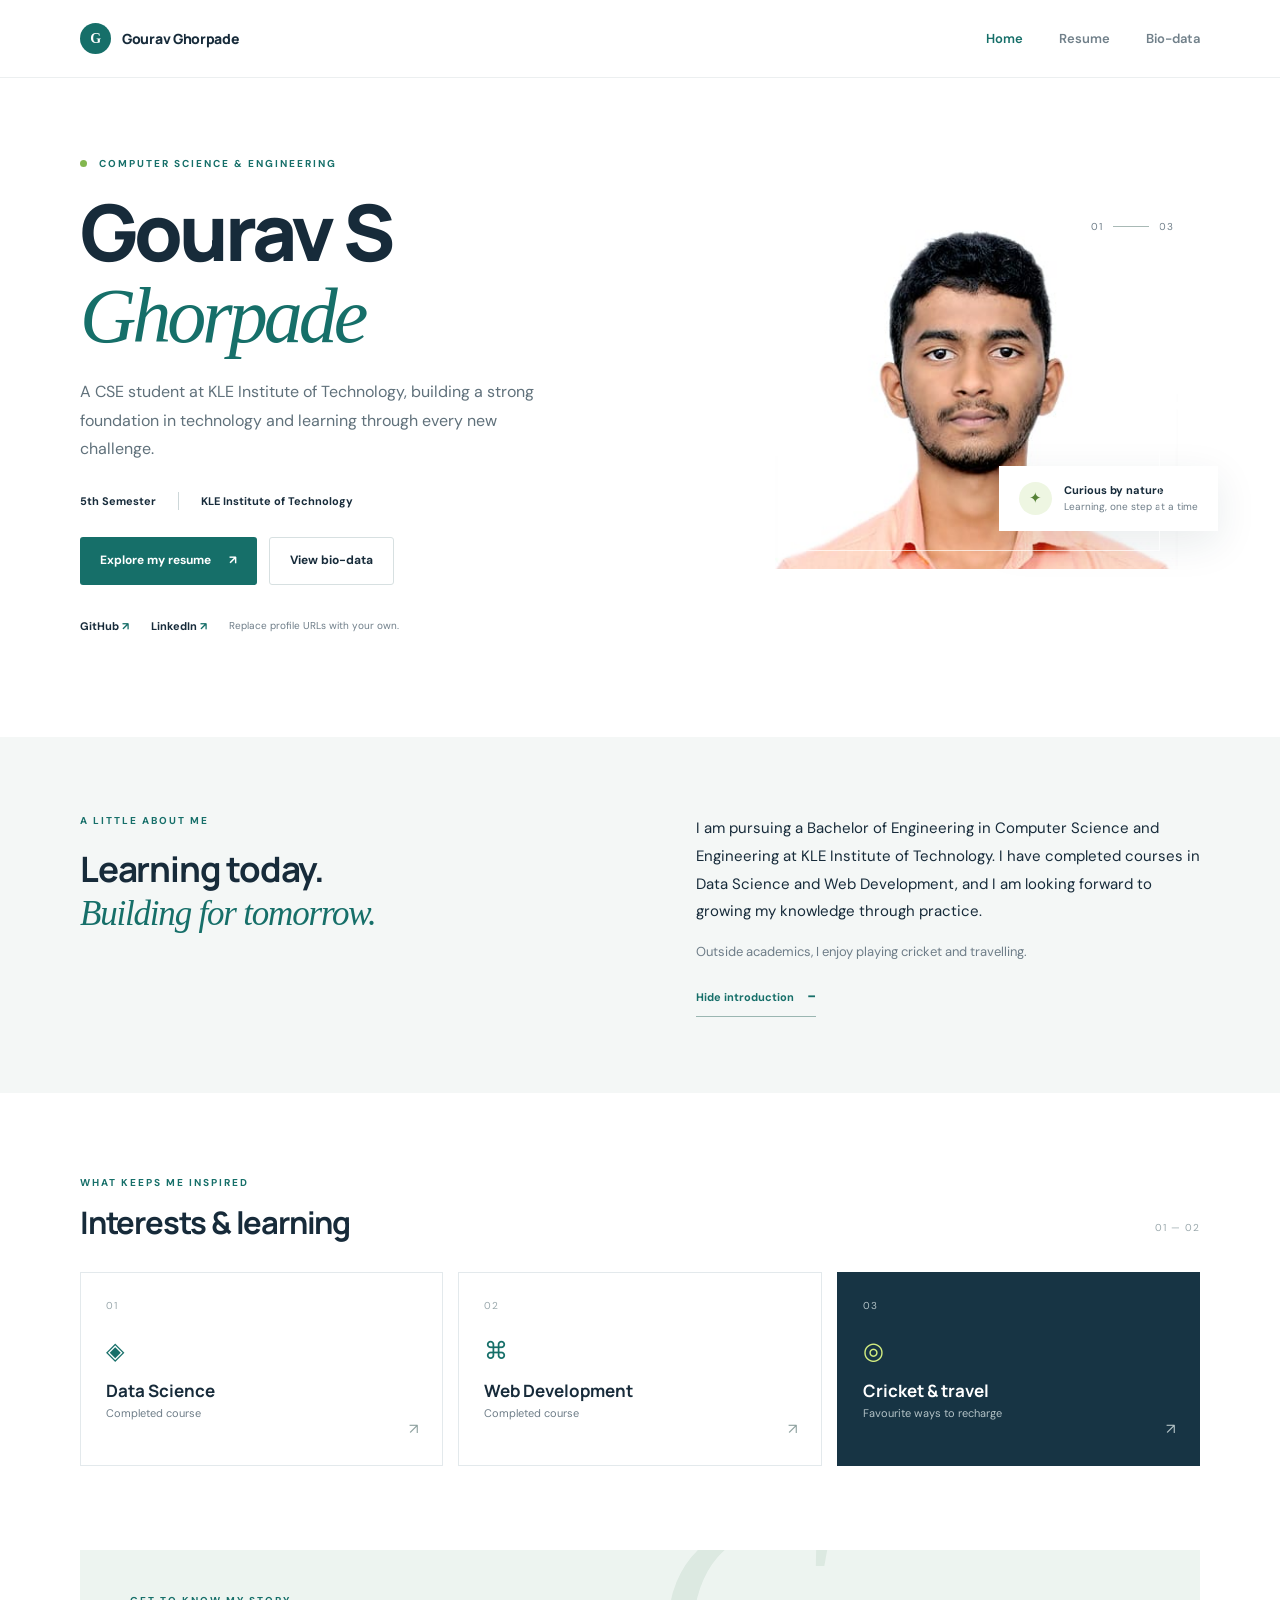
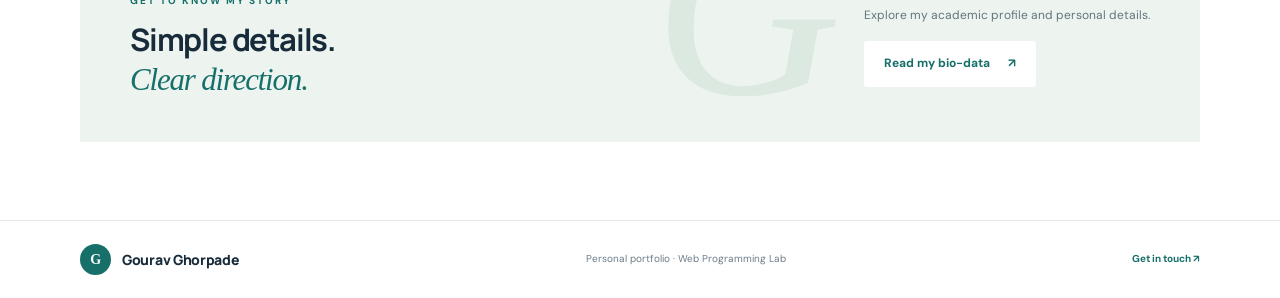
<file: index.html>
<!DOCTYPE html>
<html lang="en">
<head>
  <meta charset="UTF-8"><meta name="viewport" content="width=device-width, initial-scale=1">
  <meta name="description" content="Portfolio of Gourav S Ghorpade, a Computer Science and Engineering student at KLE Institute of Technology.">
  <title>Gourav S Ghorpade | Portfolio</title>
  <link rel="preconnect" href="https://fonts.googleapis.com"><link rel="preconnect" href="https://fonts.gstatic.com" crossorigin>
  <link href="https://fonts.googleapis.com/css2?family=DM+Sans:wght@400;500;600;700&family=Manrope:wght@500;600;700;800&display=swap" rel="stylesheet">
  <link rel="stylesheet" href="css/style.css">
</head>
<body>
  <header class="site-header"><nav class="nav wrap" aria-label="Main navigation"><a class="brand" href="index.html"><span class="brand-mark">G</span> Gourav Ghorpade</a>
    <button class="menu-toggle" aria-expanded="false" aria-controls="nav-links" aria-label="Toggle navigation"><span></span><span></span><span></span></button>
    <div class="nav-links" id="nav-links"><a class="active" href="index.html">Home</a><a href="resume.html">Resume</a><a href="biodata.html">Bio-data</a></div>
  </nav></header>
  <main>
    <section class="hero wrap"><div class="hero-copy reveal"><p class="eyebrow"><span class="status-dot"></span> COMPUTER SCIENCE &amp; ENGINEERING</p><h1>Gourav S<br><span>Ghorpade</span></h1><p class="hero-lead">A CSE student at KLE Institute of Technology, building a strong foundation in technology and learning through every new challenge.</p><div class="hero-meta"><span>5th Semester</span><span>KLE Institute of Technology</span></div><div class="button-row"><a class="button button-primary" href="resume.html">Explore my resume <span aria-hidden="true">↗</span></a><a class="button button-outline" href="biodata.html">View bio-data</a></div><div class="social-links"><a href="https://github.com/your-username" target="_blank" rel="noopener noreferrer">GitHub <span>↗</span></a><a href="https://www.linkedin.com/in/your-profile/" target="_blank" rel="noopener noreferrer">LinkedIn <span>↗</span></a><small>Replace profile URLs with your own.</small></div></div>
      <div class="hero-visual reveal"><div class="portrait-frame"><img src="images/gourav-ghorpade.jpg" alt="Portrait of Gourav S Ghorpade" loading="eager"></div><div class="floating-note"><span class="note-icon">✦</span><div><strong>Curious by nature</strong><small>Learning, one step at a time</small></div></div><div class="visual-index">01 <span></span> 03</div></div></section>
    <section class="intro-section"><div class="wrap intro-grid"><div><p class="eyebrow">A LITTLE ABOUT ME</p><h2>Learning today.<br><span>Building for tomorrow.</span></h2></div><div class="intro-content"><div id="intro-copy"><p class="body-large">I am pursuing a Bachelor of Engineering in Computer Science and Engineering at KLE Institute of Technology. I have completed courses in Data Science and Web Development, and I am looking forward to growing my knowledge through practice.</p><p class="muted">Outside academics, I enjoy playing cricket and travelling.</p></div><button class="text-button" id="intro-toggle" aria-expanded="true">Hide introduction <span>−</span></button></div></div></section>
    <section class="focus-section wrap"><div class="section-heading"><div><p class="eyebrow">WHAT KEEPS ME INSPIRED</p><h2>Interests &amp; learning</h2></div><span class="section-count">01 — 02</span></div><div class="interest-grid"><article class="interest-card reveal"><div class="interest-number">01</div><div class="interest-icon">◈</div><h3>Data Science</h3><p>Completed course</p><span class="card-arrow">↗</span></article><article class="interest-card reveal"><div class="interest-number">02</div><div class="interest-icon">⌘</div><h3>Web Development</h3><p>Completed course</p><span class="card-arrow">↗</span></article><article class="interest-card interest-card-dark reveal"><div class="interest-number">03</div><div class="interest-icon">◎</div><h3>Cricket &amp; travel</h3><p>Favourite ways to recharge</p><span class="card-arrow">↗</span></article></div></section>
    <section class="cta-section wrap"><div class="cta-panel"><div><p class="eyebrow">GET TO KNOW MY STORY</p><h2>Simple details.<br><span>Clear direction.</span></h2></div><div class="cta-actions"><p>Explore my academic profile and personal details.</p><a class="button button-light" href="biodata.html">Read my bio-data <span>↗</span></a></div><div class="cta-orbit" aria-hidden="true">G</div></div></section>
  </main>
  <footer class="site-footer"><div class="wrap footer-inner"><a class="brand" href="index.html"><span class="brand-mark">G</span> Gourav Ghorpade</a><p>Personal portfolio · Web Programming Lab</p><a href="mailto:gouravghorpade17@gmail.com">Get in touch ↗</a></div></footer>
  <script src="https://code.jquery.com/jquery-3.7.1.min.js" integrity="sha256-/JqT3SQfawRcv/BIHPThkBvs0OEvtFFmqPF/lYI/Cxo=" crossorigin="anonymous"></script><script src="js/script.js"></script>
</body></html>
</file>
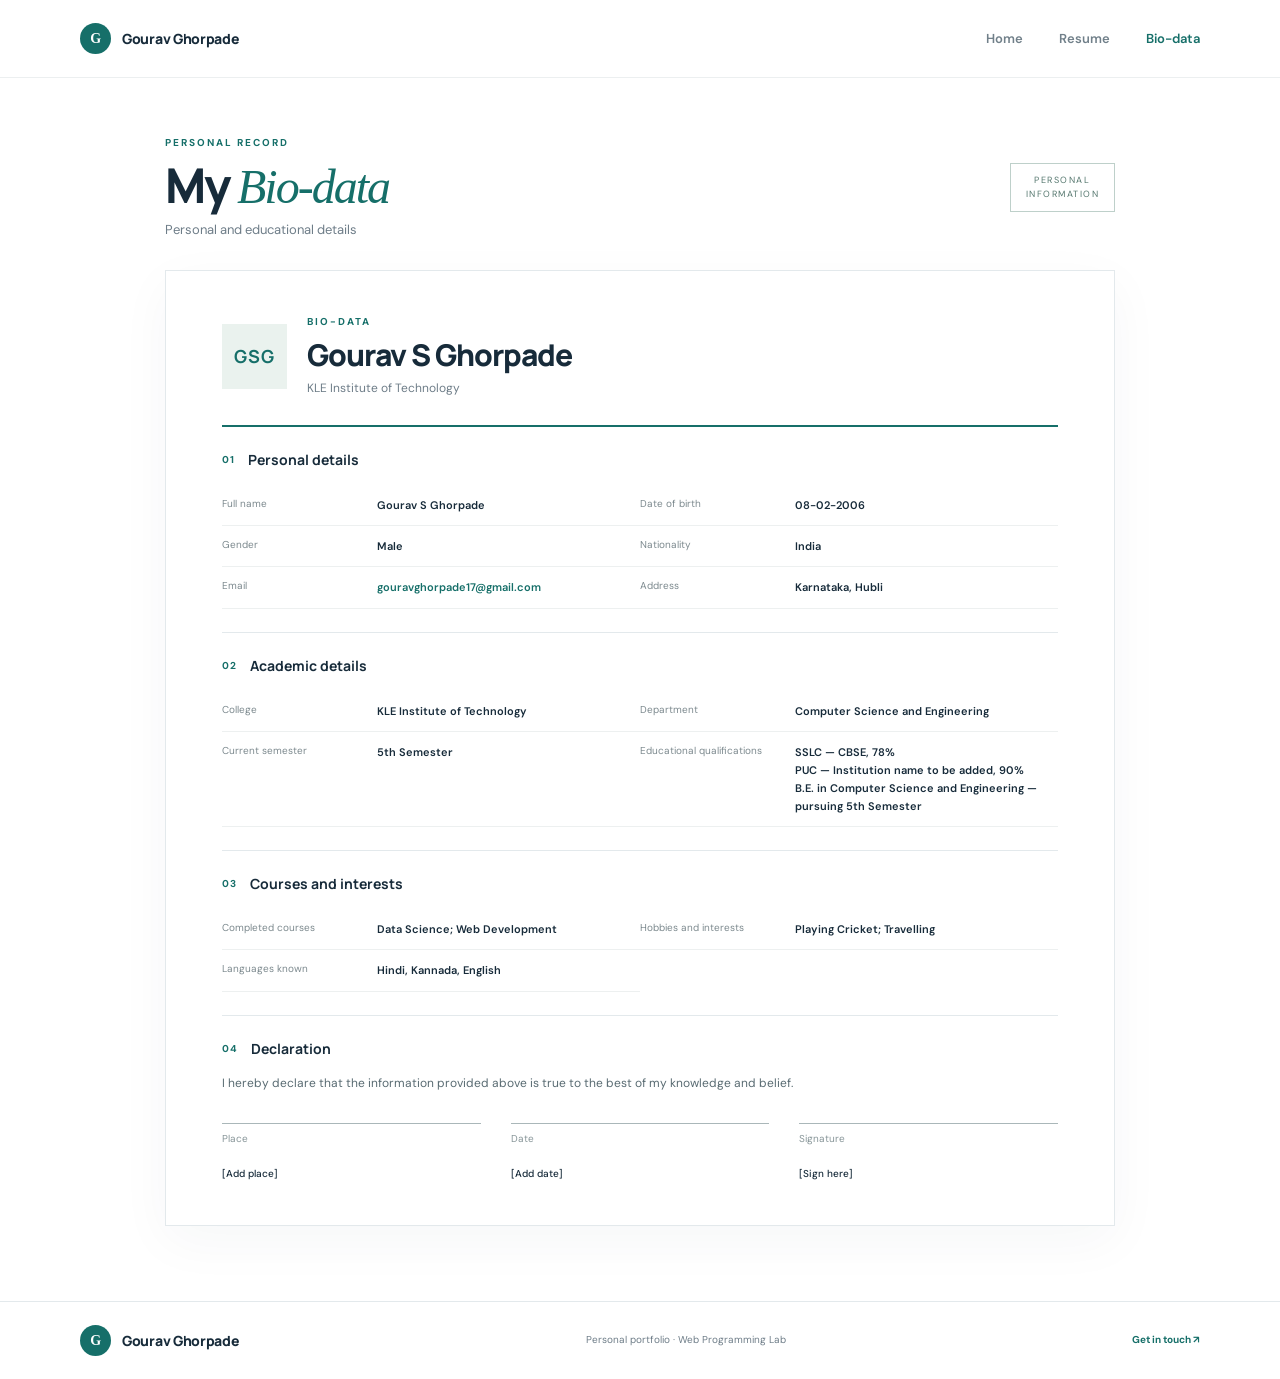
<file: biodata.html>
<!DOCTYPE html>
<html lang="en"><head><meta charset="UTF-8"><meta name="viewport" content="width=device-width, initial-scale=1"><meta name="description" content="Bio-data of Gourav S Ghorpade."><title>Bio-data | Gourav S Ghorpade</title><link rel="preconnect" href="https://fonts.googleapis.com"><link rel="preconnect" href="https://fonts.gstatic.com" crossorigin><link href="https://fonts.googleapis.com/css2?family=DM+Sans:wght@400;500;600;700&family=Manrope:wght@500;600;700;800&display=swap" rel="stylesheet"><link rel="stylesheet" href="css/style.css"></head>
<body><header class="site-header"><nav class="nav wrap" aria-label="Main navigation"><a class="brand" href="index.html"><span class="brand-mark">G</span> Gourav Ghorpade</a><button class="menu-toggle" aria-expanded="false" aria-controls="nav-links" aria-label="Toggle navigation"><span></span><span></span><span></span></button><div class="nav-links" id="nav-links"><a href="index.html">Home</a><a href="resume.html">Resume</a><a class="active" href="biodata.html">Bio-data</a></div></nav></header>
<main class="document-page wrap biodata-page"><div class="document-top"><div><p class="eyebrow">PERSONAL RECORD</p><h1>My <span>Bio-data</span></h1><p class="muted">Personal and educational details</p></div><div class="doc-stamp">PERSONAL<br>INFORMATION</div></div>
<article class="resume-sheet biodata-sheet"><header class="biodata-title"><div class="monogram">GSG</div><div><p class="eyebrow">BIO-DATA</p><h2>Gourav S Ghorpade</h2><p>KLE Institute of Technology</p></div></header>
<section class="resume-section"><h3><span>01</span> Personal details</h3><dl class="bio-list"><div><dt>Full name</dt><dd>Gourav S Ghorpade</dd></div><div><dt>Date of birth</dt><dd>08-02-2006</dd></div><div><dt>Gender</dt><dd>Male</dd></div><div><dt>Nationality</dt><dd>India</dd></div><div><dt>Email</dt><dd><a href="mailto:gouravghorpade17@gmail.com">gouravghorpade17@gmail.com</a></dd></div><div><dt>Address</dt><dd>Karnataka, Hubli</dd></div></dl></section>
<section class="resume-section"><h3><span>02</span> Academic details</h3><dl class="bio-list"><div><dt>College</dt><dd>KLE Institute of Technology</dd></div><div><dt>Department</dt><dd>Computer Science and Engineering</dd></div><div><dt>Current semester</dt><dd>5th Semester</dd></div><div><dt>Educational qualifications</dt><dd>SSLC — CBSE, 78%<br>PUC — Institution name to be added, 90%<br>B.E. in Computer Science and Engineering — pursuing 5th Semester</dd></div></dl></section>
<section class="resume-section"><h3><span>03</span> Courses and interests</h3><dl class="bio-list"><div><dt>Completed courses</dt><dd>Data Science; Web Development</dd></div><div><dt>Hobbies and interests</dt><dd>Playing Cricket; Travelling</dd></div><div><dt>Languages known</dt><dd>Hindi, Kannada, English</dd></div></dl></section>
<section class="resume-section declaration"><h3><span>04</span> Declaration</h3><p>I hereby declare that the information provided above is true to the best of my knowledge and belief.</p><div class="signature-grid"><div><span>Place</span><strong>[Add place]</strong></div><div><span>Date</span><strong>[Add date]</strong></div><div class="signature"><span>Signature</span><strong>[Sign here]</strong></div></div></section>
</article></main><footer class="site-footer"><div class="wrap footer-inner"><a class="brand" href="index.html"><span class="brand-mark">G</span> Gourav Ghorpade</a><p>Personal portfolio · Web Programming Lab</p><a href="mailto:gouravghorpade17@gmail.com">Get in touch ↗</a></div></footer><script src="https://code.jquery.com/jquery-3.7.1.min.js" integrity="sha256-/JqT3SQfawRcv/BIHPThkBvs0OEvtFFmqPF/lYI/Cxo=" crossorigin="anonymous"></script><script src="js/script.js"></script></body></html>
</file>
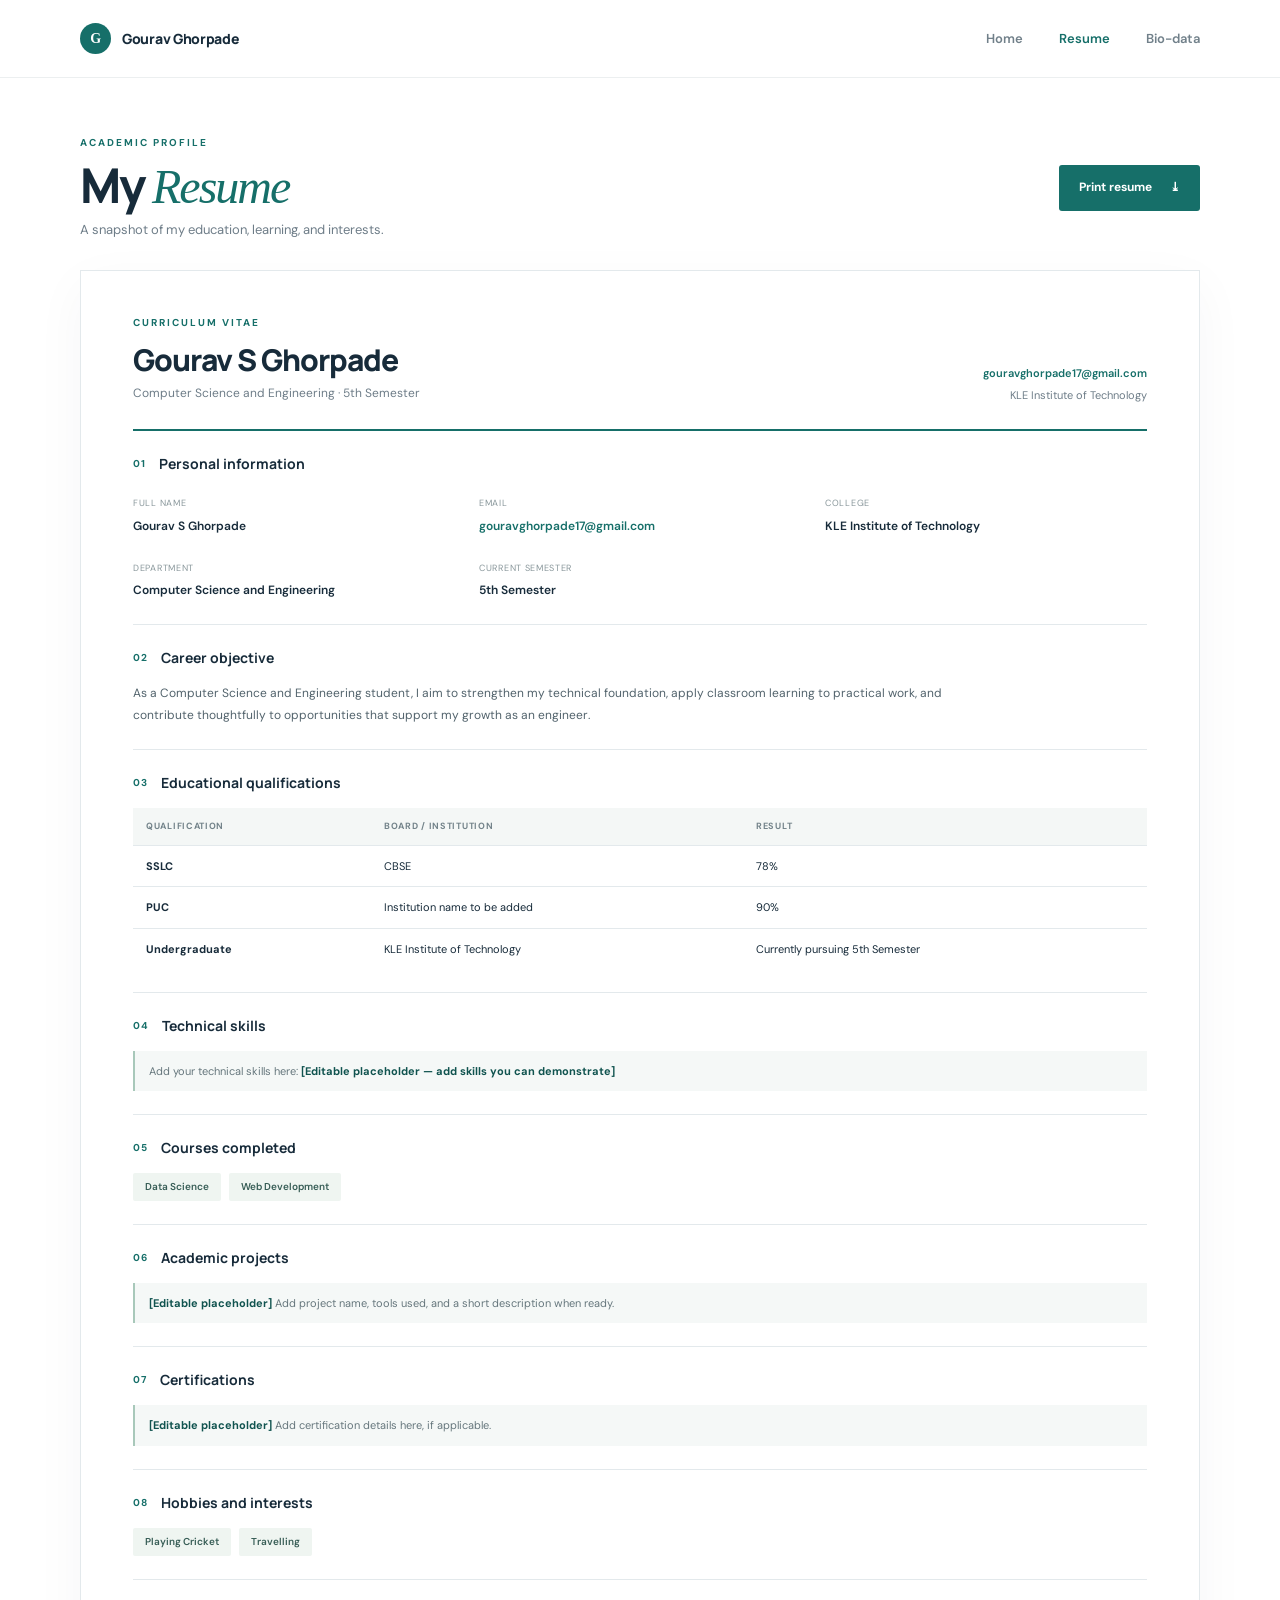
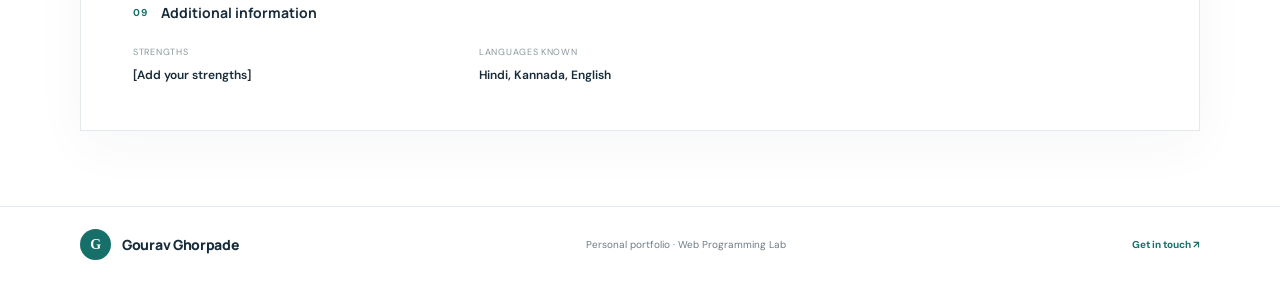
<file: resume.html>
<!DOCTYPE html>
<html lang="en"><head><meta charset="UTF-8"><meta name="viewport" content="width=device-width, initial-scale=1"><meta name="description" content="Resume of Gourav S Ghorpade."><title>Resume | Gourav S Ghorpade</title><link rel="preconnect" href="https://fonts.googleapis.com"><link rel="preconnect" href="https://fonts.gstatic.com" crossorigin><link href="https://fonts.googleapis.com/css2?family=DM+Sans:wght@400;500;600;700&family=Manrope:wght@500;600;700;800&display=swap" rel="stylesheet"><link rel="stylesheet" href="css/style.css"></head>
<body><header class="site-header"><nav class="nav wrap" aria-label="Main navigation"><a class="brand" href="index.html"><span class="brand-mark">G</span> Gourav Ghorpade</a><button class="menu-toggle" aria-expanded="false" aria-controls="nav-links" aria-label="Toggle navigation"><span></span><span></span><span></span></button><div class="nav-links" id="nav-links"><a href="index.html">Home</a><a class="active" href="resume.html">Resume</a><a href="biodata.html">Bio-data</a></div></nav></header>
<main class="document-page wrap"><div class="document-top"><div><p class="eyebrow">ACADEMIC PROFILE</p><h1>My <span>Resume</span></h1><p class="muted">A snapshot of my education, learning, and interests.</p></div><button type="button" class="button button-primary no-print" id="print-resume">Print resume <span>⤓</span></button></div>
<article class="resume-sheet"><header class="resume-heading"><div><p class="eyebrow">CURRICULUM VITAE</p><h2>Gourav S Ghorpade</h2><p>Computer Science and Engineering · 5th Semester</p></div><div class="contact-card"><a href="mailto:gouravghorpade17@gmail.com">gouravghorpade17@gmail.com</a><span>KLE Institute of Technology</span></div></header>
<section class="resume-section"><h3><span>01</span> Personal information</h3><div class="detail-grid"><div><small>Full name</small><p>Gourav S Ghorpade</p></div><div><small>Email</small><p><a href="mailto:gouravghorpade17@gmail.com">gouravghorpade17@gmail.com</a></p></div><div><small>College</small><p>KLE Institute of Technology</p></div><div><small>Department</small><p>Computer Science and Engineering</p></div><div><small>Current semester</small><p>5th Semester</p></div></div></section>
<section class="resume-section"><h3><span>02</span> Career objective</h3><p class="resume-copy">As a Computer Science and Engineering student, I aim to strengthen my technical foundation, apply classroom learning to practical work, and contribute thoughtfully to opportunities that support my growth as an engineer.</p></section>
<section class="resume-section"><h3><span>03</span> Educational qualifications</h3><div class="table-wrap"><table><thead><tr><th>Qualification</th><th>Board / Institution</th><th>Result</th></tr></thead><tbody><tr><td>SSLC</td><td>CBSE</td><td>78%</td></tr><tr><td>PUC</td><td>Institution name to be added</td><td>90%</td></tr><tr><td>Undergraduate</td><td>KLE Institute of Technology</td><td>Currently pursuing 5th Semester</td></tr></tbody></table></div></section>
<section class="resume-section"><h3><span>04</span> Technical skills</h3><p class="placeholder-note">Add your technical skills here: <strong>[Editable placeholder — add skills you can demonstrate]</strong></p></section>
<section class="resume-section"><h3><span>05</span> Courses completed</h3><ul class="tag-list"><li>Data Science</li><li>Web Development</li></ul></section>
<section class="resume-section"><h3><span>06</span> Academic projects</h3><p class="placeholder-note"><strong>[Editable placeholder]</strong> Add project name, tools used, and a short description when ready.</p></section>
<section class="resume-section"><h3><span>07</span> Certifications</h3><p class="placeholder-note"><strong>[Editable placeholder]</strong> Add certification details here, if applicable.</p></section>
<section class="resume-section"><h3><span>08</span> Hobbies and interests</h3><ul class="tag-list"><li>Playing Cricket</li><li>Travelling</li></ul></section>
<section class="resume-section"><h3><span>09</span> Additional information</h3><div class="detail-grid"><div><small>Strengths</small><p>[Add your strengths]</p></div><div><small>Languages known</small><p>Hindi, Kannada, English</p></div></div></section>
</article></main><footer class="site-footer"><div class="wrap footer-inner"><a class="brand" href="index.html"><span class="brand-mark">G</span> Gourav Ghorpade</a><p>Personal portfolio · Web Programming Lab</p><a href="mailto:gouravghorpade17@gmail.com">Get in touch ↗</a></div></footer><script src="https://code.jquery.com/jquery-3.7.1.min.js" integrity="sha256-/JqT3SQfawRcv/BIHPThkBvs0OEvtFFmqPF/lYI/Cxo=" crossorigin="anonymous"></script><script src="js/script.js"></script></body></html>
</file>
<file: css/style.css>
:root{--ink:#172b3a;--muted:#6e7d88;--line:#e3e9ec;--paper:#fff;--wash:#f4f7f6;--teal:#166f69;--teal-dark:#10534f;--lime:#d3ed80;--navy:#173444;--serif:Georgia,'Times New Roman',serif;--sans:'DM Sans',Arial,sans-serif;--display:Manrope,'DM Sans',sans-serif}*{box-sizing:border-box}html{scroll-behavior:smooth}body{margin:0;background:var(--paper);color:var(--ink);font-family:var(--sans);font-size:15px;line-height:1.65}a{color:inherit;text-decoration:none}button{font:inherit}.wrap{width:min(1120px,calc(100% - 48px));margin-inline:auto}.site-header{height:78px;border-bottom:1px solid rgba(23,52,68,.08);background:#fff;position:relative;z-index:5}.nav{height:100%;display:flex;align-items:center;justify-content:space-between}.brand{display:inline-flex;align-items:center;gap:11px;font-family:var(--display);font-size:14px;font-weight:800;letter-spacing:-.3px}.brand-mark{width:31px;height:31px;border-radius:50%;display:grid;place-items:center;background:var(--teal);color:#fff;font:700 14px var(--serif)}.nav-links{display:flex;gap:36px;align-items:center}.nav-links a{font-size:13px;font-weight:600;color:#71808a;transition:color .2s}.nav-links a:hover,.nav-links a.active{color:var(--teal)}.menu-toggle{display:none;border:0;background:transparent;padding:8px}.menu-toggle span{width:22px;height:2px;background:var(--ink);display:block;margin:5px}.hero{display:grid;grid-template-columns:1.05fr .95fr;gap:8%;align-items:center;padding-top:78px;padding-bottom:102px;min-height:575px}.eyebrow{font-size:10px;letter-spacing:2px;font-weight:700;color:var(--teal);margin:0 0 18px}.status-dot{display:inline-block;width:7px;height:7px;border-radius:50%;background:#83b74f;margin-right:8px}.hero h1,.document-top h1{font:800 clamp(48px,6.3vw,78px)/1.04 var(--display);letter-spacing:-4px;margin:0 0 22px}.hero h1 span,.document-top h1 span{font-family:var(--serif);font-weight:400;font-style:italic;color:var(--teal)}.hero-lead{font-size:16px;color:#60717b;max-width:480px;line-height:1.8}.hero-meta{display:flex;gap:22px;margin:28px 0 27px}.hero-meta span{font-size:11px;font-weight:700;color:var(--ink)}.hero-meta span+span{border-left:1px solid #cdd7d9;padding-left:22px}.button-row{display:flex;gap:12px;flex-wrap:wrap}.button{border:0;border-radius:3px;display:inline-flex;align-items:center;justify-content:center;gap:18px;padding:13px 20px;font-size:12px;font-weight:700;cursor:pointer;transition:transform .2s,background .2s,color .2s}.button:hover{transform:translateY(-2px)}.button-primary{color:#fff;background:var(--teal)}.button-primary:hover{background:var(--teal-dark)}.button-outline{border:1px solid #d7e0e1;color:var(--ink)}.button-outline:hover{border-color:var(--teal);color:var(--teal)}.social-links{display:flex;gap:22px;align-items:center;margin-top:32px}.social-links a{font-size:11px;font-weight:700}.social-links a span{color:var(--teal)}.social-links small{font-size:10px;color:var(--muted)}.hero-visual{position:relative;max-width:425px;margin-left:auto;width:100%;padding:0 22px 24px 0}.portrait-frame{height:370px;background:#e8efec;position:relative;overflow:hidden}.portrait-frame:before{content:'';position:absolute;inset:18px;border:1px solid rgba(255,255,255,.7);z-index:1;pointer-events:none}.portrait-frame img{width:100%;height:100%;object-fit:cover;object-position:center top;display:block}.portrait-caption{position:absolute;bottom:30px;left:35px;color:#536d6a;font-size:9px;letter-spacing:2px;font-weight:700}.floating-note{position:absolute;right:-18px;bottom:62px;display:flex;gap:12px;align-items:center;background:#fff;padding:15px 20px;box-shadow:0 12px 40px #17344418}.note-icon{width:33px;height:33px;border-radius:50%;display:grid;place-items:center;background:#eef6e2;color:#568237}.floating-note strong,.floating-note small{display:block}.floating-note strong{font-size:11px}.floating-note small{font-size:10px;color:var(--muted)}.visual-index{position:absolute;right:26px;top:20px;font-size:10px;letter-spacing:1px;color:var(--muted)}.visual-index span{display:inline-block;width:36px;height:1px;background:#a8b9b5;vertical-align:middle;margin:0 6px}.intro-section{background:var(--wash);padding:76px 0}.intro-grid{display:grid;grid-template-columns:1fr 1fr;gap:10%;align-items:start}.intro-grid h2,.section-heading h2,.cta-panel h2{font:700 35px/1.25 var(--display);letter-spacing:-1.2px;margin:0}.intro-grid h2 span,.cta-panel h2 span{font-family:var(--serif);font-weight:400;font-style:italic;color:var(--teal)}.body-large{font-size:15px;line-height:1.85;margin:2px 0 15px}.muted{color:var(--muted)}.intro-content .muted{font-size:13px}.text-button{padding:7px 0;background:none;border:0;border-bottom:1px solid #9ab6b1;color:var(--teal);font-size:11px;font-weight:700;cursor:pointer}.text-button span{margin-left:10px;font-size:16px}.focus-section{padding-top:82px;padding-bottom:84px}.section-heading{display:flex;justify-content:space-between;align-items:end;margin-bottom:31px}.section-heading .eyebrow{margin-bottom:11px}.section-heading h2{font-size:31px}.section-count{font-size:10px;letter-spacing:1px;color:#9aa8ac;padding-bottom:5px}.interest-grid{display:grid;grid-template-columns:repeat(3,1fr);gap:15px}.interest-card{position:relative;border:1px solid var(--line);padding:25px 25px 28px;min-height:194px;transition:transform .2s,box-shadow .2s}.interest-card:hover{transform:translateY(-4px);box-shadow:0 12px 30px #1734440d}.interest-number{font-size:10px;letter-spacing:1px;color:#9aa8ac}.interest-icon{font-size:24px;color:var(--teal);margin:16px 0 9px}.interest-card h3{font:700 17px var(--display);margin:0 0 2px}.interest-card p{font-size:11px;color:var(--muted);margin:0}.card-arrow{position:absolute;right:24px;bottom:24px;color:#8ea19f}.interest-card-dark{background:var(--navy);border-color:var(--navy);color:#fff}.interest-card-dark .interest-number,.interest-card-dark p,.interest-card-dark .card-arrow{color:#b4c3c7}.interest-card-dark .interest-icon{color:var(--lime)}.cta-section{padding-bottom:78px}.cta-panel{position:relative;overflow:hidden;background:#edf4f0;padding:43px 50px;display:flex;align-items:center;justify-content:space-between}.cta-panel .eyebrow{margin-bottom:10px}.cta-panel h2{font-size:31px}.cta-actions{z-index:1}.cta-actions p{font-size:12px;color:#62747b;margin:0 0 15px}.button-light{background:#fff;color:var(--teal)}.cta-orbit{position:absolute;right:32%;top:-74px;font:italic 260px var(--serif);color:#dce9e1;line-height:1}.site-footer{border-top:1px solid var(--line);padding:20px 0}.footer-inner{display:flex;align-items:center;justify-content:space-between}.footer-inner p,.footer-inner>a:last-child{font-size:10px;color:var(--muted)}.footer-inner>a:last-child{color:var(--teal);font-weight:700}.document-page{padding-top:57px;padding-bottom:75px}.document-top{display:flex;align-items:center;justify-content:space-between;margin-bottom:29px}.document-top .eyebrow{margin-bottom:8px}.document-top h1{font-size:48px;letter-spacing:-2px;margin-bottom:8px}.document-top .muted{margin:0;font-size:13px}.resume-sheet{background:#fff;border:1px solid var(--line);padding:44px 52px;box-shadow:0 15px 50px #163c4c0a}.resume-heading{display:flex;justify-content:space-between;align-items:end;padding-bottom:25px;border-bottom:2px solid var(--teal)}.resume-heading .eyebrow{margin-bottom:8px}.resume-heading h2,.biodata-title h2{font:800 30px var(--display);letter-spacing:-1px;margin:0}.resume-heading p:not(.eyebrow),.biodata-title p:not(.eyebrow){font-size:12px;color:var(--muted);margin:4px 0 0}.contact-card{display:grid;gap:4px;text-align:right;font-size:11px}.contact-card a{color:var(--teal);font-weight:600}.contact-card span{color:var(--muted)}.resume-section{padding:23px 0;border-bottom:1px solid var(--line)}.resume-section:last-child{border-bottom:0;padding-bottom:0}.resume-section h3{font:700 14px var(--display);margin:0 0 16px;display:flex;align-items:center;gap:13px}.resume-section h3 span{color:var(--teal);font:700 10px var(--sans);letter-spacing:1px}.detail-grid{display:grid;grid-template-columns:repeat(3,1fr);gap:17px 24px}.detail-grid small{font-size:9px;letter-spacing:.7px;text-transform:uppercase;color:#89979b}.detail-grid p{font-size:12px;font-weight:600;margin:3px 0 0}.detail-grid a{color:var(--teal)}.resume-copy{font-size:12px;color:#52636c;max-width:850px;margin:0;line-height:1.8}.table-wrap{overflow-x:auto}table{width:100%;border-collapse:collapse;font-size:11px;text-align:left}th{font-size:9px;color:#73838a;text-transform:uppercase;letter-spacing:.7px;background:#f4f7f6}td,th{padding:11px 13px;border-bottom:1px solid var(--line)}td:first-child{font-weight:700}tbody tr:last-child td{border-bottom:0}.placeholder-note{font-size:11px;color:#66777d;background:#f5f8f7;padding:11px 14px;margin:0;border-left:2px solid #a8c8ba}.placeholder-note strong{color:var(--teal-dark)}.tag-list{list-style:none;margin:0;padding:0;display:flex;gap:8px;flex-wrap:wrap}.tag-list li{padding:6px 12px;border-radius:2px;background:#eff5f1;font-size:10px;color:#375d56;font-weight:600}.doc-stamp{border:1px solid #bed0ca;color:#55776e;text-align:center;padding:10px 15px;font-size:9px;letter-spacing:1.5px;line-height:1.5}.biodata-page{max-width:950px}.biodata-sheet{padding:43px 56px}.biodata-title{display:flex;align-items:center;gap:20px;padding-bottom:26px;border-bottom:2px solid var(--teal)}.monogram{height:65px;width:65px;background:#eaf2ee;color:var(--teal);display:grid;place-items:center;font:700 18px var(--display);letter-spacing:1px}.biodata-title .eyebrow{margin-bottom:4px}.bio-list{display:grid;grid-template-columns:1fr 1fr;margin:0}.bio-list>div{display:grid;grid-template-columns:145px 1fr;gap:10px;padding:11px 0;border-bottom:1px solid #edf0f0}.bio-list dt{color:#7c898e;font-size:10px}.bio-list dd{margin:0;font-size:11px;font-weight:600}.bio-list dd a{color:var(--teal)}.declaration>p{font-size:12px;color:#596b72}.signature-grid{display:grid;grid-template-columns:1fr 1fr 1fr;gap:30px;margin-top:30px}.signature-grid div{border-top:1px solid #aab7b9;padding-top:7px}.signature-grid span,.signature-grid strong{display:block;font-size:10px}.signature-grid span{color:#879598}.signature-grid strong{margin-top:18px;font-weight:500;color:var(--ink)}.reveal{opacity:1;transform:none;transition:opacity .65s ease,transform .65s ease}.reveal.is-pending{opacity:0;transform:translateY(14px)}.reveal.is-visible{opacity:1;transform:translateY(0)}
@media(max-width:760px){.wrap{width:min(100% - 36px,560px)}.site-header{height:68px}.menu-toggle{display:block;cursor:pointer}.nav-links{display:none;position:absolute;top:67px;left:0;right:0;background:#fff;padding:13px 24px 20px;border-bottom:1px solid var(--line);box-shadow:0 12px 22px #17344412;flex-direction:column;gap:0;align-items:stretch}.nav-links.is-open{display:flex}.nav-links a{padding:12px 0;border-bottom:1px solid #f0f2f2}.nav-links a:last-child{border-bottom:0}.hero{grid-template-columns:1fr;gap:42px;padding-top:55px;padding-bottom:65px}.hero h1{font-size:60px}.hero-visual{max-width:430px;margin:0 auto}.portrait-frame{height:330px}.floating-note{right:-7px}.intro-section{padding:55px 0}.intro-grid{grid-template-columns:1fr;gap:23px}.intro-grid h2{font-size:30px}.focus-section{padding-top:57px;padding-bottom:58px}.interest-grid{grid-template-columns:1fr}.interest-card{min-height:163px}.cta-section{padding-bottom:55px}.cta-panel{padding:32px 25px;display:block}.cta-actions{margin-top:23px}.cta-orbit{right:8%;font-size:200px}.footer-inner{gap:11px;flex-wrap:wrap}.footer-inner p{order:3;width:100%;margin:0}.document-page{padding-top:38px}.document-top h1{font-size:40px}.resume-sheet,.biodata-sheet{padding:27px 22px}.resume-heading{align-items:flex-start;flex-direction:column;gap:15px}.contact-card{text-align:left}.detail-grid{grid-template-columns:1fr 1fr}.bio-list{grid-template-columns:1fr}.biodata-title h2{font-size:24px}.doc-stamp{font-size:8px;padding:8px}.signature-grid{gap:14px}}
@media(max-width:420px){.hero h1{font-size:52px;letter-spacing:-3px}.hero-meta{gap:12px}.hero-meta span+span{padding-left:12px}.social-links{gap:14px;flex-wrap:wrap}.social-links small{width:100%}.document-top{align-items:flex-end}.document-top .button{padding:10px;font-size:10px;gap:8px}.document-top h1{font-size:34px}.doc-stamp{display:none}.detail-grid{grid-template-columns:1fr}.bio-list>div{grid-template-columns:112px 1fr}.signature-grid{grid-template-columns:1fr 1fr}.signature-grid .signature{grid-column:1/-1}}
@media(prefers-reduced-motion:reduce){html{scroll-behavior:auto}*,*::before,*::after{animation-duration:.01ms!important;transition-duration:.01ms!important}}
@media print {
  @page { size: A4; margin: 15mm; }
  html, body { width: auto; min-width: 0; margin: 0; padding: 0; background: #fff !important; color: #111 !important; }
  body { font: 10pt/1.45 Arial, sans-serif; }
  .site-header, .site-footer, .no-print, .document-top, .button, .menu-toggle { display: none !important; }
  .wrap, .document-page { width: 100%; max-width: none; margin: 0; padding: 0; overflow: visible; }
  .resume-sheet { border: 0; box-shadow: none; padding: 0; background: #fff; }
  .resume-heading { padding-bottom: 10px; border-color: #222; break-inside: avoid; page-break-inside: avoid; }
  .resume-heading h2 { font-size: 19pt; }
  .resume-section { padding: 10px 0; border-color: #bbb; break-inside: avoid; page-break-inside: avoid; }
  .resume-section h3 { margin-bottom: 8px; font-size: 11pt; }
  .resume-section p, .resume-section small, .resume-section td, .resume-section th,
  .resume-section a, .resume-section li, .contact-card { color: #111 !important; }
  .detail-grid p, .resume-copy { font-size: 9pt; }
  .detail-grid { gap: 8px 14px; }
  .placeholder-note { background: #f6f6f6 !important; border-color: #777; font-size: 8.5pt; padding: 7px 10px; }
  .table-wrap { overflow: visible; }
  table { width: 100%; font-size: 8.5pt; }
  thead { display: table-header-group; }
  tr { break-inside: avoid; page-break-inside: avoid; }
  th, td { padding: 6px 8px; border-color: #bbb; }
  .tag-list li { background: #f3f3f3 !important; color: #111 !important; }
  a { text-decoration: none; }
}
</file>
